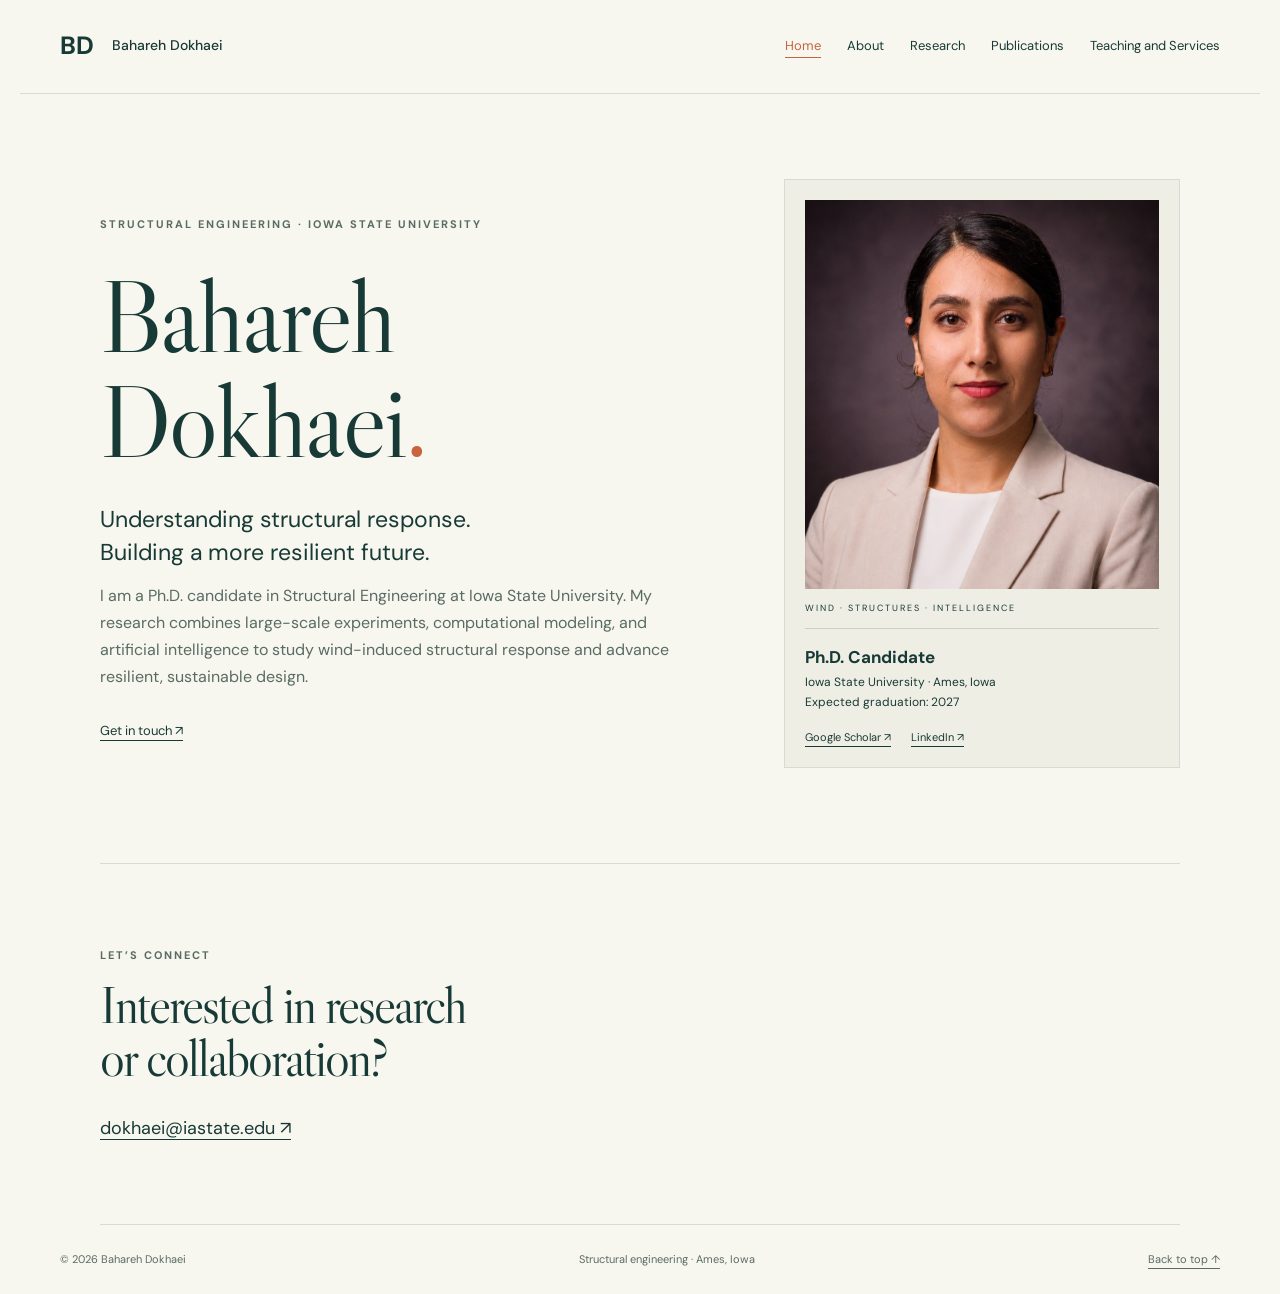
<file: index.html>
<!DOCTYPE html>

<html lang="en"><head><meta charset="utf-8"/><meta content="width=device-width,initial-scale=1" name="viewport"/><meta content="Bahareh Dokhaei — structural engineering researcher at Iowa State University. Wind engineering, infrastructure resilience, AI, and sustainable structural design." name="description"/><title>Bahareh Dokhaei | Home</title><link href="style.css" rel="stylesheet"/></head>
<body><a class="skip" href="#main">Skip to content</a><header><a class="brand" href="index.html">BD<span>Bahareh Dokhaei</span></a><nav aria-label="Main navigation"><a aria-current="page" href="index.html">Home</a><a href="about.html">About</a><a href="research.html">Research</a><a href="publications.html">Publications</a><a href="service.html">Teaching and Services</a></nav></header>
<main id="main"><section class="hero"><div><p class="eyebrow">STRUCTURAL ENGINEERING · IOWA STATE UNIVERSITY</p><h1>Bahareh<br/>Dokhaei<span class="dot">.</span></h1><p class="lead">Understanding structural response.<br/>Building a more resilient future.</p><p class="intro">I am a Ph.D. candidate in Structural Engineering at Iowa State University. My research combines large-scale experiments, computational modeling, and artificial intelligence to study wind-induced structural response and advance resilient, sustainable design.</p><div class="actions"><a href="mailto:dokhaei@iastate.edu">Get in touch ↗</a></div></div><aside class="profile"><div class="portrait" id="portrait"><img alt="Bahareh Dokhaei" src="assets/portrait.jpg"/></div><p class="caption">WIND · STRUCTURES · INTELLIGENCE</p><div class="profile-info"><strong>Ph.D. Candidate</strong><span>Iowa State University · Ames, Iowa</span><span>Expected graduation: 2027</span></div><div class="social"><a href="https://scholar.google.com/citations?hl=en&amp;user=qorN-v8AAAAJ">Google Scholar ↗</a><a href="https://www.linkedin.com/in/bahareh-dokhaei-e-i-t-364794204/">LinkedIn ↗</a></div></aside></section><section class="contact" id="contact"><p class="eyebrow">LET’S CONNECT</p><h2>Interested in research<br/>or collaboration?</h2><a href="mailto:dokhaei@iastate.edu">dokhaei@iastate.edu ↗</a></section></main><footer><span>© 2026 Bahareh Dokhaei</span><span>Structural engineering · Ames, Iowa</span><a href="#">Back to top ↑</a></footer></body></html>
</file>
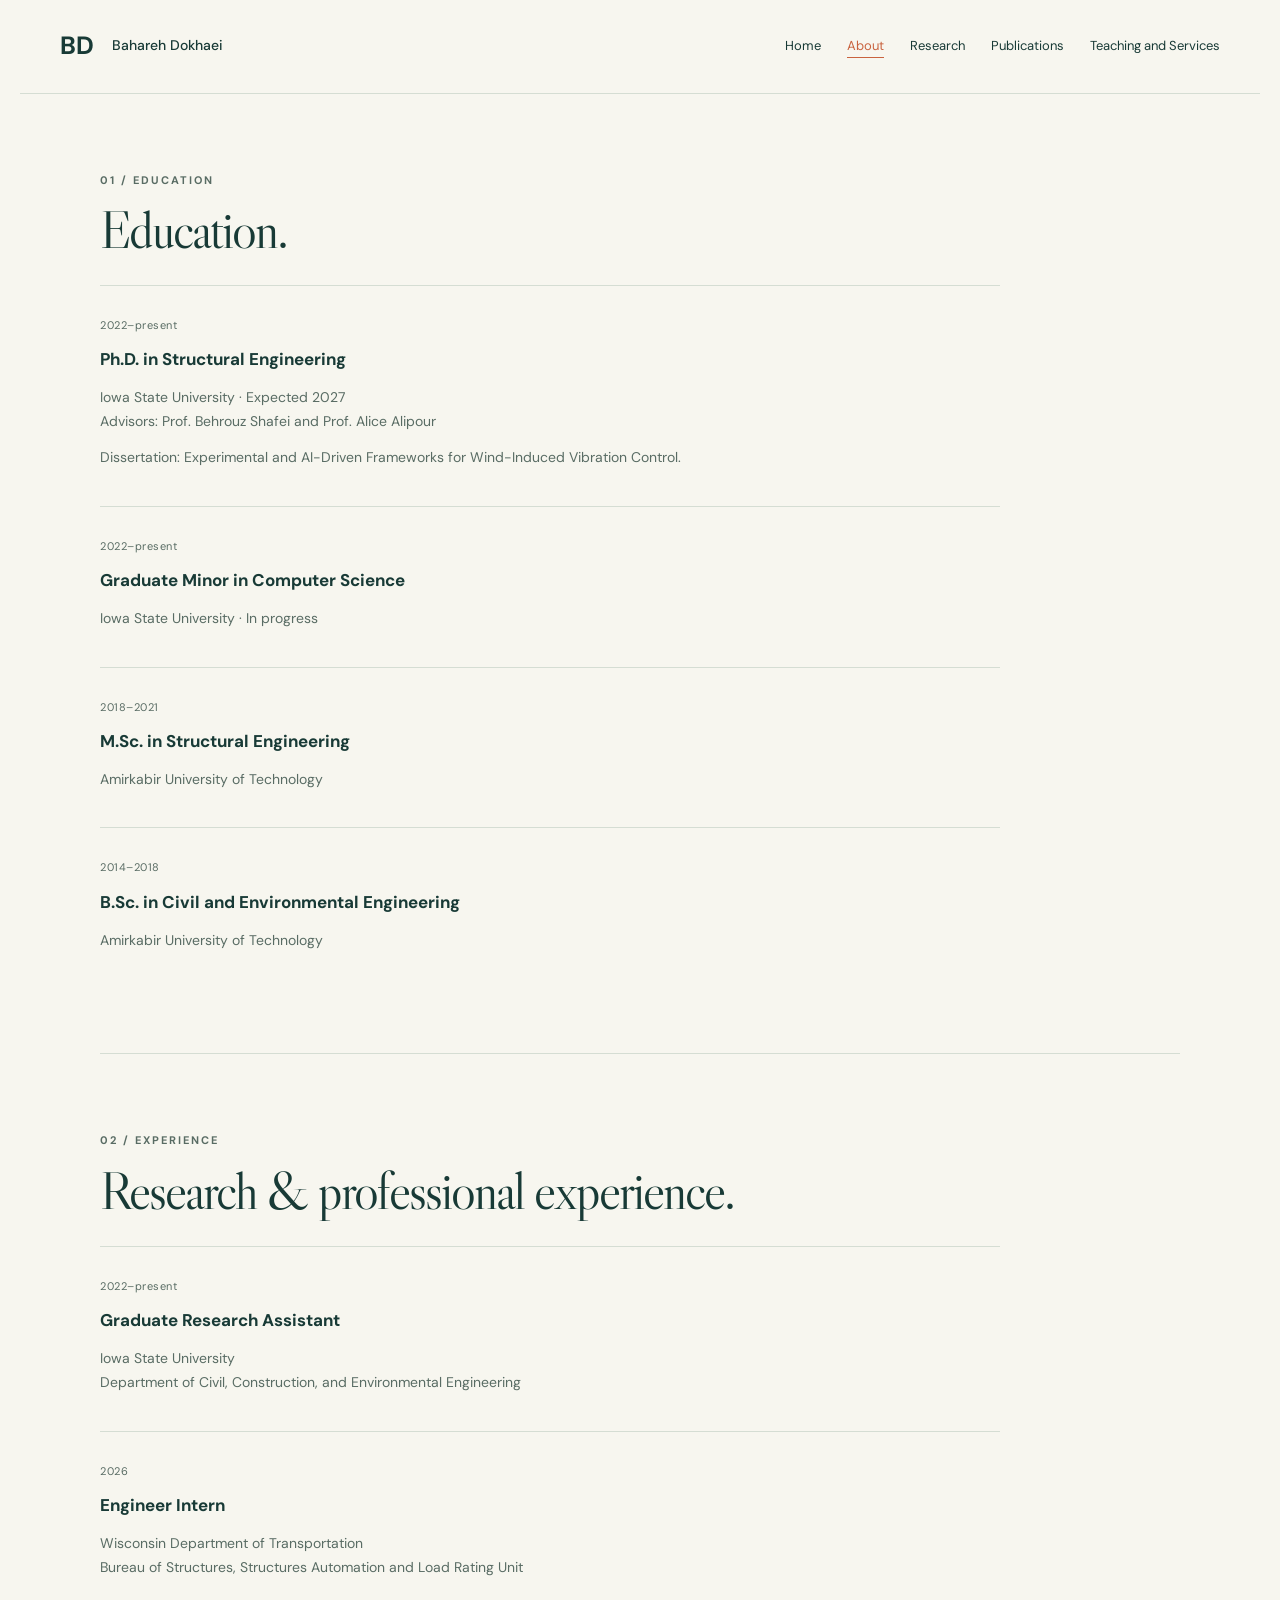
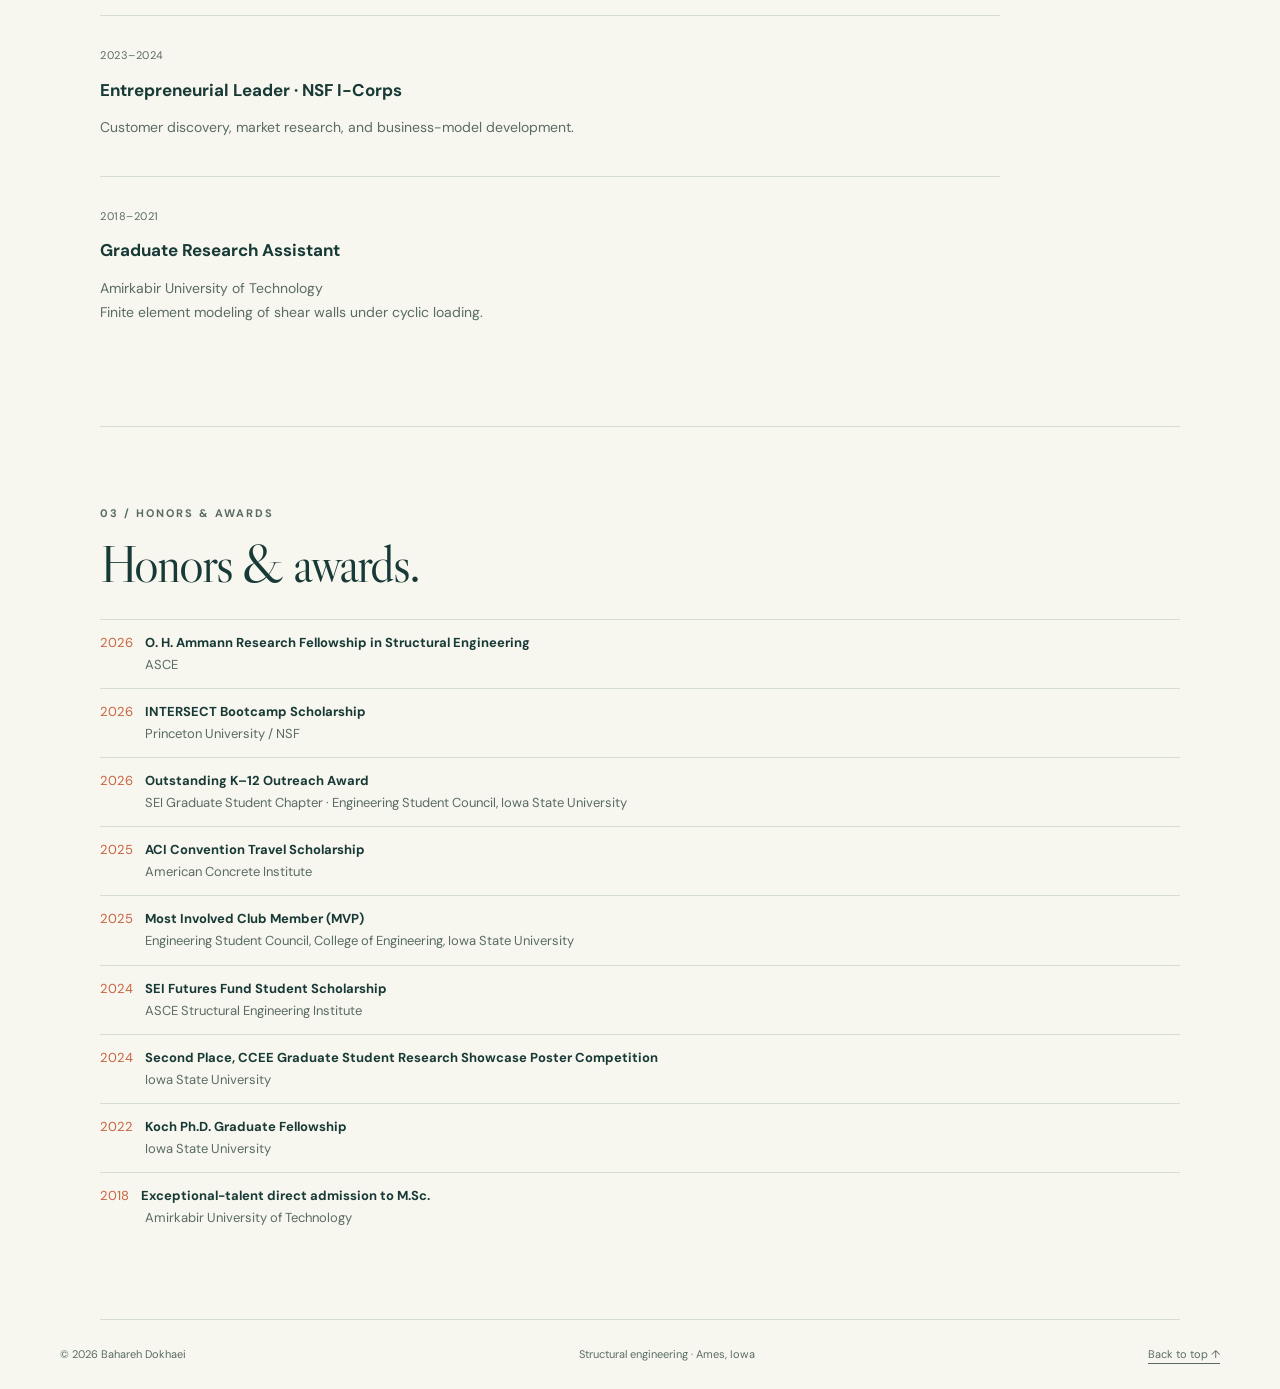
<file: about.html>
<!DOCTYPE html>

<html lang="en"><head><meta charset="utf-8"/><meta content="width=device-width,initial-scale=1" name="viewport"/><meta content="Bahareh Dokhaei — structural engineering researcher at Iowa State University. Wind engineering, infrastructure resilience, AI, and sustainable structural design." name="description"/><title>Bahareh Dokhaei | About</title><link href="style.css" rel="stylesheet"/></head>
<body><a class="skip" href="#main">Skip to content</a><header><a class="brand" href="index.html">BD<span>Bahareh Dokhaei</span></a><nav aria-label="Main navigation"><a href="index.html">Home</a><a aria-current="page" href="about.html">About</a><a href="research.html">Research</a><a href="publications.html">Publications</a><a href="service.html">Teaching and Services</a></nav></header>
<main id="main"><section id="education"><div class="section-head"><p class="eyebrow">01 / EDUCATION</p><h2>Education.</h2></div><div class="education-list"><article class="entry"><small>2022–present</small><h4>Ph.D. in Structural Engineering</h4><p>Iowa State University · Expected 2027<br/>Advisors: Prof. Behrouz Shafei and Prof. Alice Alipour</p><p>Dissertation: Experimental and AI-Driven Frameworks for Wind-Induced Vibration Control.</p></article><article class="entry"><small>2022–present</small><h4>Graduate Minor in Computer Science</h4><p>Iowa State University · In progress</p></article><article class="entry"><small>2018–2021</small><h4>M.Sc. in Structural Engineering</h4><p>Amirkabir University of Technology</p></article><article class="entry"><small>2014–2018</small><h4>B.Sc. in Civil and Environmental Engineering</h4><p>Amirkabir University of Technology</p></article></div></section><section id="experience"><div class="section-head"><p class="eyebrow">02 / EXPERIENCE</p><h2>Research &amp; professional experience.</h2></div><div class="experience-list"><article class="entry"><small>2022–present</small><h4>Graduate Research Assistant</h4><p>Iowa State University<br/>Department of Civil, Construction, and Environmental Engineering</p></article><article class="entry"><small>2026</small><h4>Engineer Intern</h4><p>Wisconsin Department of Transportation<br/>Bureau of Structures, Structures Automation and Load Rating Unit</p></article><article class="entry"><small>2023–2024</small><h4>Entrepreneurial Leader · NSF I-Corps</h4><p>Customer discovery, market research, and business-model development.</p></article><article class="entry"><small>2018–2021</small><h4>Graduate Research Assistant</h4><p>Amirkabir University of Technology<br/>Finite element modeling of shear walls under cyclic loading.</p></article></div></section><section id="awards"><div class="section-head"><p class="eyebrow">03 / HONORS &amp; AWARDS</p><h2>Honors &amp; awards.</h2></div><ul class="honors"><li><strong>2026</strong><b>O. H. Ammann Research Fellowship in Structural Engineering</b><br/><span>ASCE</span></li><li><strong>2026</strong><b>INTERSECT Bootcamp Scholarship</b><br/><span>Princeton University / NSF</span></li><li><strong>2026</strong><b>Outstanding K–12 Outreach Award</b><br/><span>SEI Graduate Student Chapter · Engineering Student Council, Iowa State University</span></li><li><strong>2025</strong><b>ACI Convention Travel Scholarship</b><br/><span>American Concrete Institute</span></li><li><strong>2025</strong><b>Most Involved Club Member (MVP)</b><br/><span>Engineering Student Council, College of Engineering, Iowa State University</span></li><li><strong>2024</strong><b>SEI Futures Fund Student Scholarship</b><br/><span>ASCE Structural Engineering Institute</span></li><li><strong>2024</strong><b>Second Place, CCEE Graduate Student Research Showcase Poster Competition</b><br/><span>Iowa State University</span></li><li><strong>2022</strong><b>Koch Ph.D. Graduate Fellowship</b><br/><span>Iowa State University</span></li><li><strong>2018</strong><b>Exceptional-talent direct admission to M.Sc.</b><br/><span>Amirkabir University of Technology</span></li></ul></section></main><footer><span>© 2026 Bahareh Dokhaei</span><span>Structural engineering · Ames, Iowa</span><a href="#">Back to top ↑</a></footer></body></html>
</file>
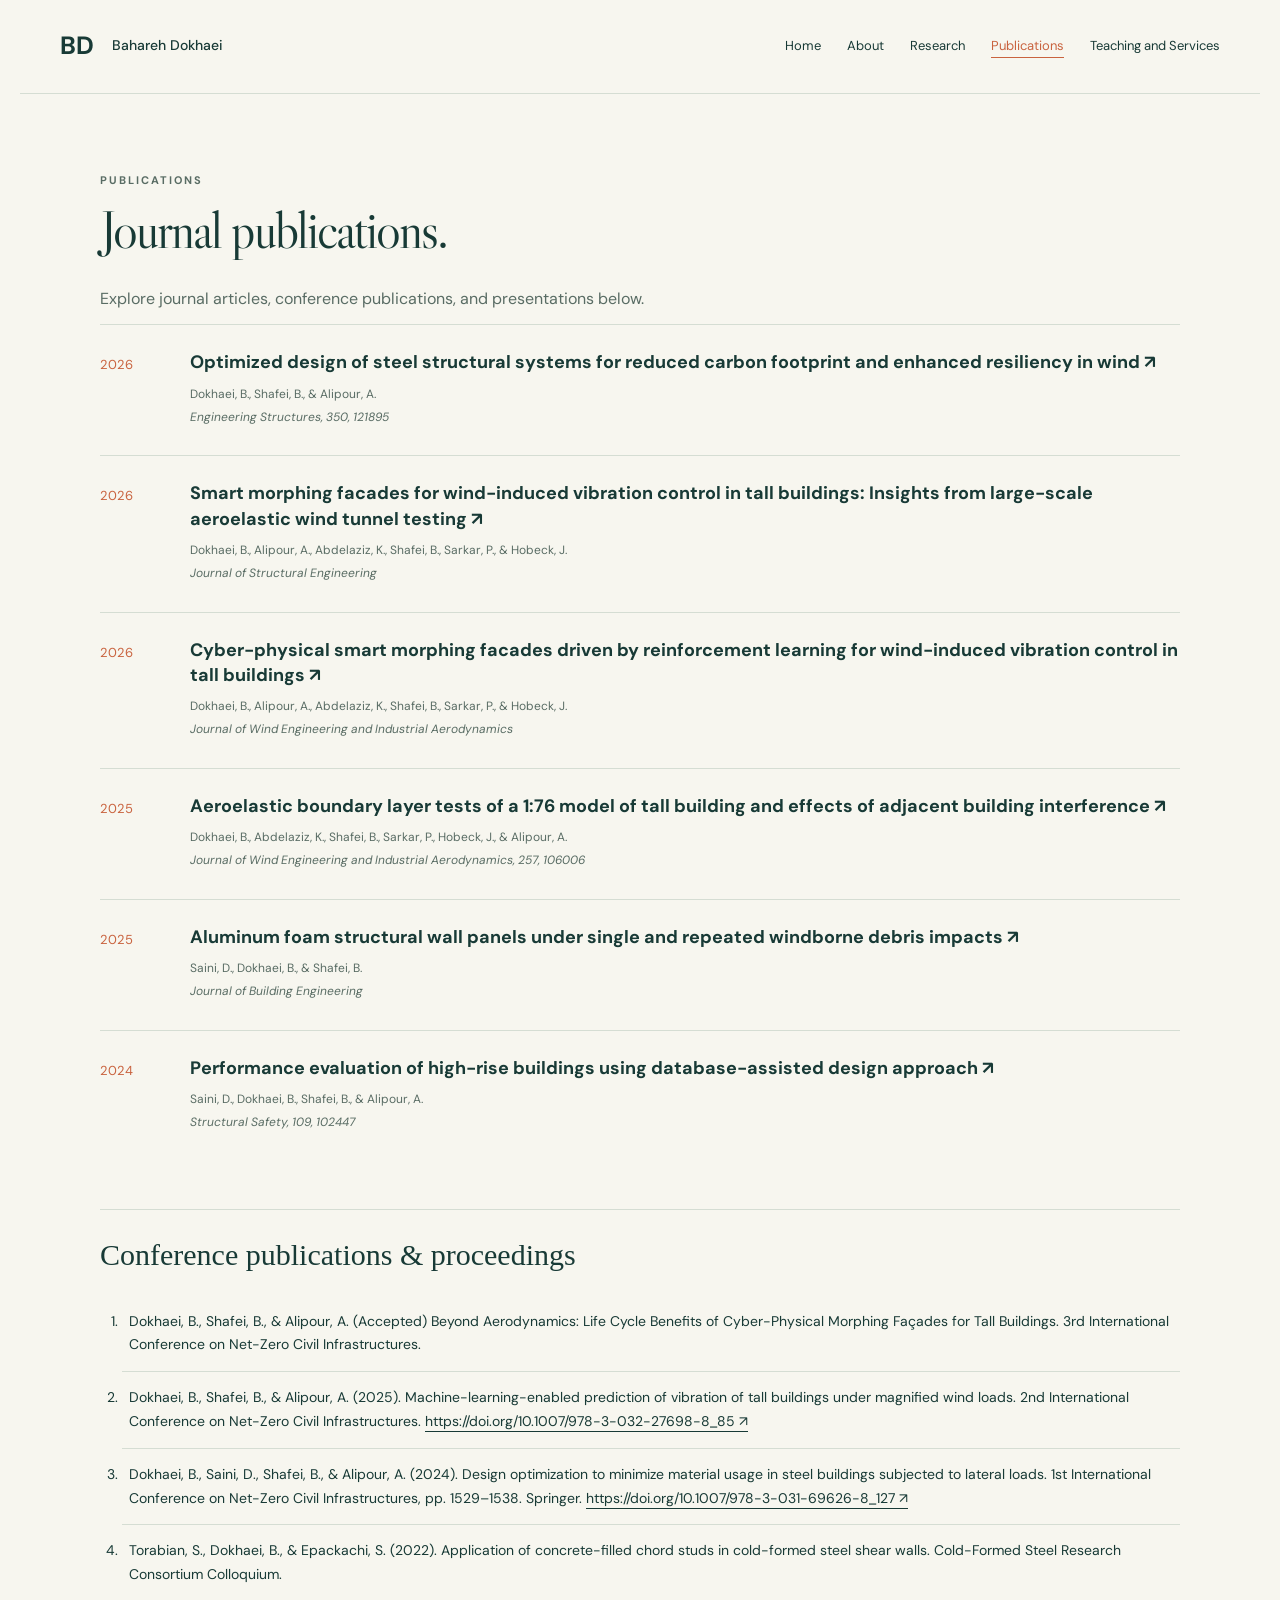
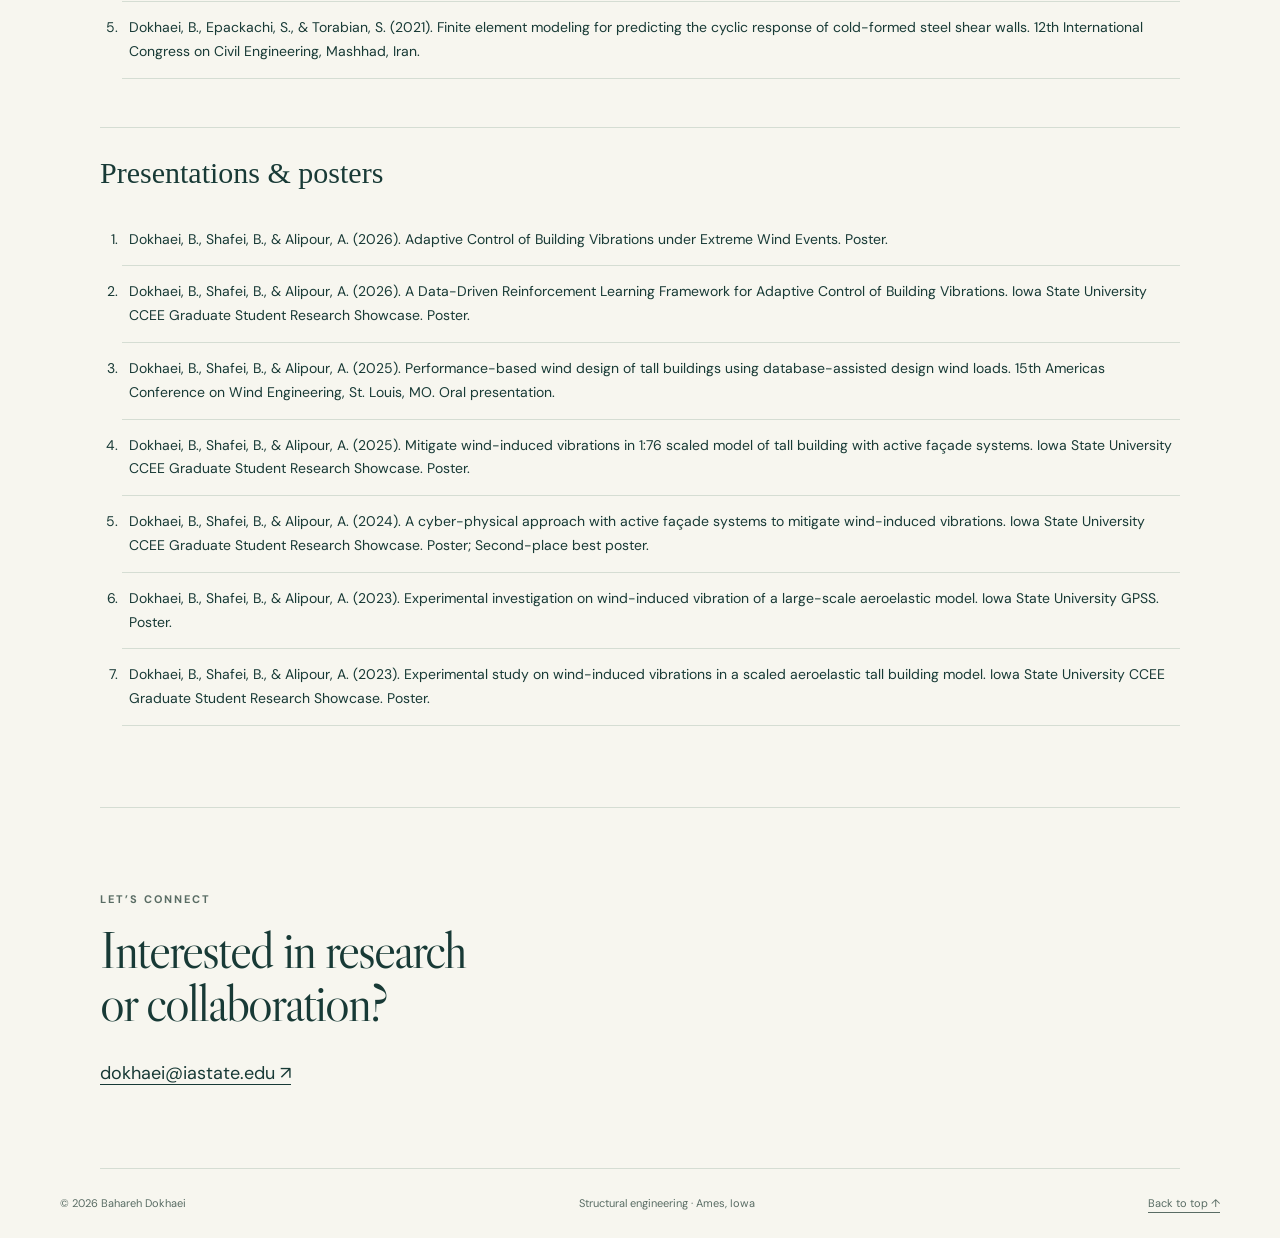
<file: publications.html>
<!DOCTYPE html>

<html lang="en"><head><meta charset="utf-8"/><meta content="width=device-width,initial-scale=1" name="viewport"/><meta content="Bahareh Dokhaei — structural engineering researcher at Iowa State University. Wind engineering, infrastructure resilience, AI, and sustainable structural design." name="description"/><title>Bahareh Dokhaei | Publications</title><link href="style.css" rel="stylesheet"/></head>
<body><a class="skip" href="#main">Skip to content</a><header><a class="brand" href="index.html">BD<span>Bahareh Dokhaei</span></a><nav aria-label="Main navigation"><a href="index.html">Home</a><a href="about.html">About</a><a href="research.html">Research</a><a aria-current="page" href="publications.html">Publications</a><a href="service.html">Teaching and Services</a></nav></header>
<main id="main"><section id="publications"><div class="section-head"><p class="eyebrow">PUBLICATIONS</p><h2>Journal publications.</h2><p>Explore journal articles, conference publications, and presentations below.</p></div><article class="paper"><span class="year">2026</span><div><h3><a href="https://doi.org/10.1016/j.engstruct.2025.121895">Optimized design of steel structural systems for reduced carbon footprint and enhanced resiliency in wind ↗</a></h3><p>Dokhaei, B., Shafei, B., &amp; Alipour, A.</p><p class="journal">Engineering Structures, 350, 121895</p></div></article><article class="paper"><span class="year">2026</span><div><h3><a href="https://ascelibrary.org/doi/10.1061/JSENDH.STENG-14939">Smart morphing facades for wind-induced vibration control in tall buildings: Insights from large-scale aeroelastic wind tunnel testing ↗</a></h3><p>Dokhaei, B., Alipour, A., Abdelaziz, K., Shafei, B., Sarkar, P., &amp; Hobeck, J.</p><p class="journal">Journal of Structural Engineering</p></div></article><article class="paper"><span class="year">2026</span><div><h3><a href="https://doi.org/10.1016/j.jweia.2026.106394">Cyber-physical smart morphing facades driven by reinforcement learning for wind-induced vibration control in tall buildings ↗</a></h3><p>Dokhaei, B., Alipour, A., Abdelaziz, K., Shafei, B., Sarkar, P., &amp; Hobeck, J.</p><p class="journal">Journal of Wind Engineering and Industrial Aerodynamics</p></div></article><article class="paper"><span class="year">2025</span><div><h3><a href="https://doi.org/10.1016/j.jweia.2025.106006">Aeroelastic boundary layer tests of a 1:76 model of tall building and effects of adjacent building interference ↗</a></h3><p>Dokhaei, B., Abdelaziz, K., Shafei, B., Sarkar, P., Hobeck, J., &amp; Alipour, A.</p><p class="journal">Journal of Wind Engineering and Industrial Aerodynamics, 257, 106006</p></div></article><article class="paper"><span class="year">2025</span><div><h3><a href="https://doi.org/10.1016/j.jobe.2025.114603">Aluminum foam structural wall panels under single and repeated windborne debris impacts ↗</a></h3><p>Saini, D., Dokhaei, B., &amp; Shafei, B.</p><p class="journal">Journal of Building Engineering</p></div></article><article class="paper"><span class="year">2024</span><div><h3><a href="https://doi.org/10.1016/j.strusafe.2024.102447">Performance evaluation of high-rise buildings using database-assisted design approach ↗</a></h3><p>Saini, D., Dokhaei, B., Shafei, B., &amp; Alipour, A.</p><p class="journal">Structural Safety, 109, 102447</p></div></article><div class="subsection"><h3>Conference publications &amp; proceedings</h3><ol class="expanded-list"><li>Dokhaei, B., Shafei, B., &amp; Alipour, A. (Accepted) Beyond Aerodynamics: Life Cycle Benefits of Cyber-Physical Morphing Façades for Tall Buildings. 3rd International Conference on Net-Zero Civil Infrastructures.</li><li>Dokhaei, B., Shafei, B., &amp; Alipour, A. (2025). Machine-learning-enabled prediction of vibration of tall buildings under magnified wind loads. 2nd International Conference on Net-Zero Civil Infrastructures. <a href="https://doi.org/10.1007/978-3-032-27698-8_85">https://doi.org/10.1007/978-3-032-27698-8_85 ↗</a></li><li>Dokhaei, B., Saini, D., Shafei, B., &amp; Alipour, A. (2024). Design optimization to minimize material usage in steel buildings subjected to lateral loads. 1st International Conference on Net-Zero Civil Infrastructures, pp. 1529–1538. Springer. <a href="https://doi.org/10.1007/978-3-031-69626-8_127">https://doi.org/10.1007/978-3-031-69626-8_127 ↗</a></li><li>Torabian, S., Dokhaei, B., &amp; Epackachi, S. (2022). Application of concrete-filled chord studs in cold-formed steel shear walls. Cold-Formed Steel Research Consortium Colloquium.</li><li>Dokhaei, B., Epackachi, S., &amp; Torabian, S. (2021). Finite element modeling for predicting the cyclic response of cold-formed steel shear walls. 12th International Congress on Civil Engineering, Mashhad, Iran.</li></ol></div><div class="subsection"><h3>Presentations &amp; posters</h3><ol class="expanded-list"><li>Dokhaei, B., Shafei, B., &amp; Alipour, A. (2026). Adaptive Control of Building Vibrations under Extreme Wind Events. Poster.</li><li>Dokhaei, B., Shafei, B., &amp; Alipour, A. (2026). A Data-Driven Reinforcement Learning Framework for Adaptive Control of Building Vibrations. Iowa State University CCEE Graduate Student Research Showcase. Poster.</li><li>Dokhaei, B., Shafei, B., &amp; Alipour, A. (2025). Performance-based wind design of tall buildings using database-assisted design wind loads. 15th Americas Conference on Wind Engineering, St. Louis, MO. Oral presentation.</li><li>Dokhaei, B., Shafei, B., &amp; Alipour, A. (2025). Mitigate wind-induced vibrations in 1:76 scaled model of tall building with active façade systems. Iowa State University CCEE Graduate Student Research Showcase. Poster.</li><li>Dokhaei, B., Shafei, B., &amp; Alipour, A. (2024). A cyber-physical approach with active façade systems to mitigate wind-induced vibrations. Iowa State University CCEE Graduate Student Research Showcase. Poster; Second-place best poster.</li><li>Dokhaei, B., Shafei, B., &amp; Alipour, A. (2023). Experimental investigation on wind-induced vibration of a large-scale aeroelastic model. Iowa State University GPSS. Poster.</li><li>Dokhaei, B., Shafei, B., &amp; Alipour, A. (2023). Experimental study on wind-induced vibrations in a scaled aeroelastic tall building model. Iowa State University CCEE Graduate Student Research Showcase. Poster.</li></ol></div></section><section class="contact" id="contact"><p class="eyebrow">LET’S CONNECT</p><h2>Interested in research<br/>or collaboration?</h2><a href="mailto:dokhaei@iastate.edu">dokhaei@iastate.edu ↗</a></section></main><footer><span>© 2026 Bahareh Dokhaei</span><span>Structural engineering · Ames, Iowa</span><a href="#">Back to top ↑</a></footer></body></html>
</file>
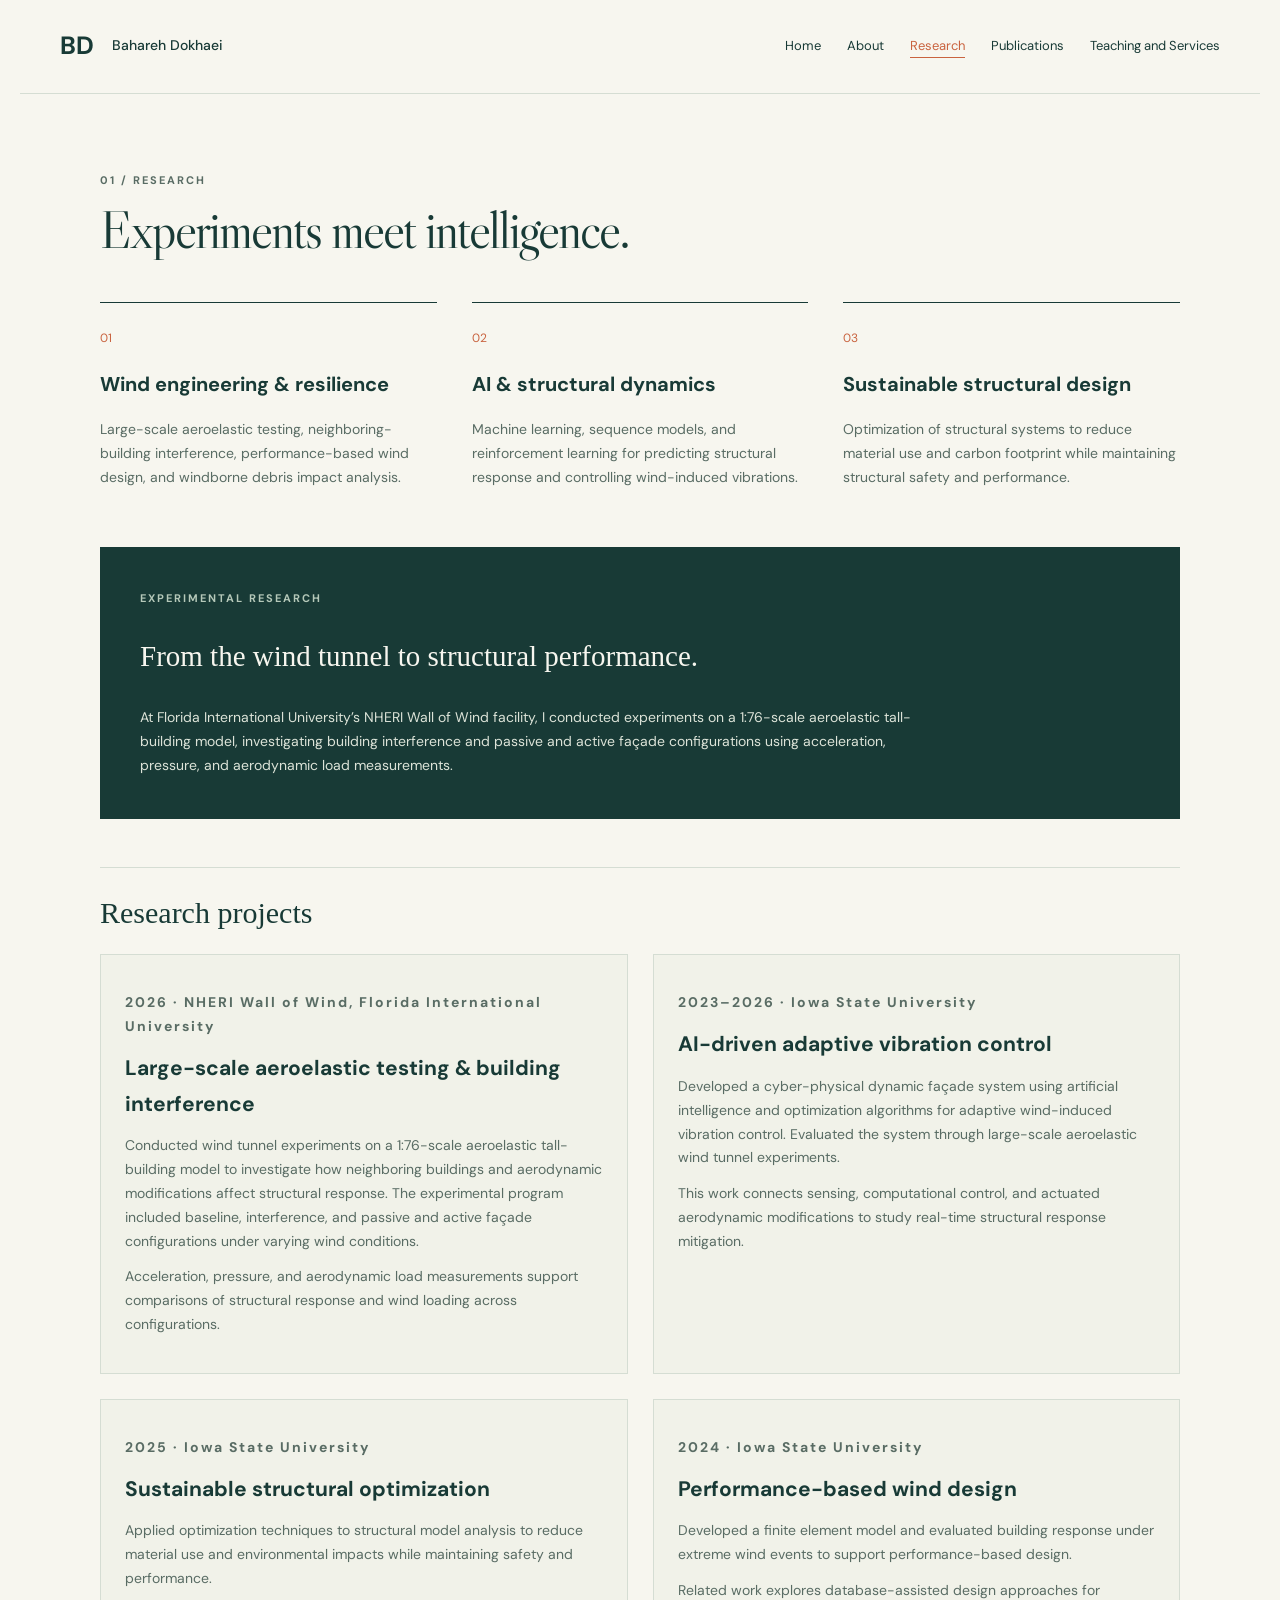
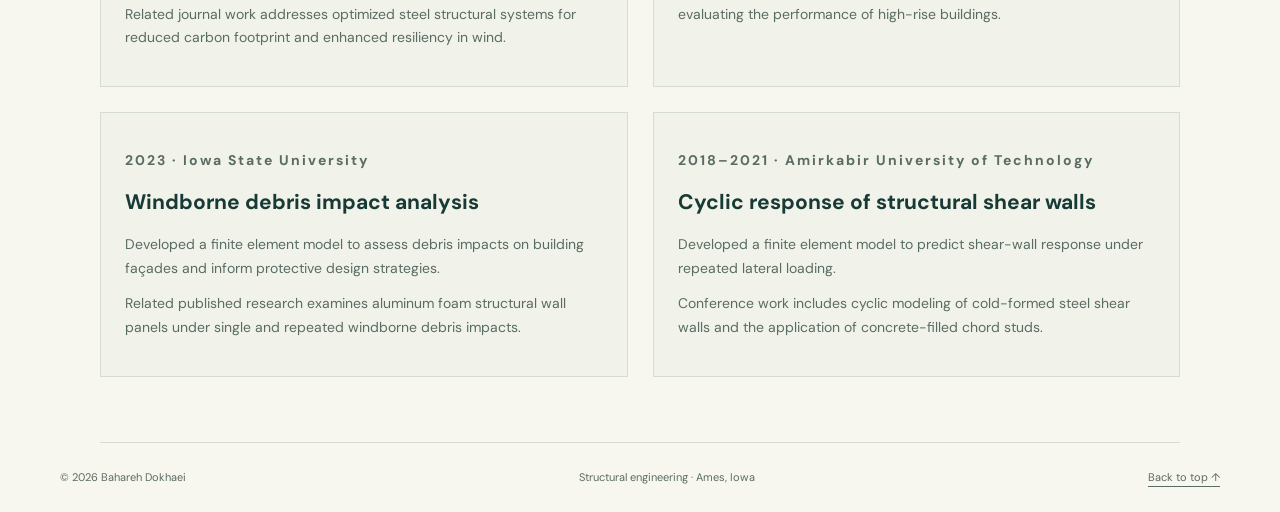
<file: research.html>
<!DOCTYPE html>

<html lang="en"><head><meta charset="utf-8"/><meta content="width=device-width,initial-scale=1" name="viewport"/><meta content="Bahareh Dokhaei — structural engineering researcher at Iowa State University. Wind engineering, infrastructure resilience, AI, and sustainable structural design." name="description"/><title>Bahareh Dokhaei | Research</title><link href="style.css" rel="stylesheet"/></head>
<body><a class="skip" href="#main">Skip to content</a><header><a class="brand" href="index.html">BD<span>Bahareh Dokhaei</span></a><nav aria-label="Main navigation"><a href="index.html">Home</a><a href="about.html">About</a><a aria-current="page" href="research.html">Research</a><a href="publications.html">Publications</a><a href="service.html">Teaching and Services</a></nav></header>
<main id="main"><section id="research"><div class="section-head"><p class="eyebrow">01 / RESEARCH</p><h2>Experiments meet intelligence.</h2></div><div class="research-grid"><article><span class="number">01</span><h3>Wind engineering &amp; resilience</h3><p>Large-scale aeroelastic testing, neighboring-building interference, performance-based wind design, and windborne debris impact analysis.</p></article><article><span class="number">02</span><h3>AI &amp; structural dynamics</h3><p>Machine learning, sequence models, and reinforcement learning for predicting structural response and controlling wind-induced vibrations.</p></article><article><span class="number">03</span><h3>Sustainable structural design</h3><p>Optimization of structural systems to reduce material use and carbon footprint while maintaining structural safety and performance.</p></article></div><div class="feature"><p class="eyebrow">EXPERIMENTAL RESEARCH</p><h3>From the wind tunnel to structural performance.</h3><p>At Florida International University’s NHERI Wall of Wind facility, I conducted experiments on a 1:76-scale aeroelastic tall-building model, investigating building interference and passive and active façade configurations using acceleration, pressure, and aerodynamic load measurements.</p></div><div class="subsection"><h3>Research projects</h3><div class="project-list"><article class="project"><p class="eyebrow">2026 · NHERI Wall of Wind, Florida International University</p><h4>Large-scale aeroelastic testing &amp; building interference</h4><p>Conducted wind tunnel experiments on a 1:76-scale aeroelastic tall-building model to investigate how neighboring buildings and aerodynamic modifications affect structural response. The experimental program included baseline, interference, and passive and active façade configurations under varying wind conditions.</p><p>Acceleration, pressure, and aerodynamic load measurements support comparisons of structural response and wind loading across configurations.</p></article><article class="project"><p class="eyebrow">2023–2026 · Iowa State University</p><h4>AI-driven adaptive vibration control</h4><p>Developed a cyber-physical dynamic façade system using artificial intelligence and optimization algorithms for adaptive wind-induced vibration control. Evaluated the system through large-scale aeroelastic wind tunnel experiments.</p><p>This work connects sensing, computational control, and actuated aerodynamic modifications to study real-time structural response mitigation.</p></article><article class="project"><p class="eyebrow">2025 · Iowa State University</p><h4>Sustainable structural optimization</h4><p>Applied optimization techniques to structural model analysis to reduce material use and environmental impacts while maintaining safety and performance.</p><p>Related journal work addresses optimized steel structural systems for reduced carbon footprint and enhanced resiliency in wind.</p></article><article class="project"><p class="eyebrow">2024 · Iowa State University</p><h4>Performance-based wind design</h4><p>Developed a finite element model and evaluated building response under extreme wind events to support performance-based design.</p><p>Related work explores database-assisted design approaches for evaluating the performance of high-rise buildings.</p></article><article class="project"><p class="eyebrow">2023 · Iowa State University</p><h4>Windborne debris impact analysis</h4><p>Developed a finite element model to assess debris impacts on building façades and inform protective design strategies.</p><p>Related published research examines aluminum foam structural wall panels under single and repeated windborne debris impacts.</p></article><article class="project"><p class="eyebrow">2018–2021 · Amirkabir University of Technology</p><h4>Cyclic response of structural shear walls</h4><p>Developed a finite element model to predict shear-wall response under repeated lateral loading.</p><p>Conference work includes cyclic modeling of cold-formed steel shear walls and the application of concrete-filled chord studs.</p></article></div></div></section></main><footer><span>© 2026 Bahareh Dokhaei</span><span>Structural engineering · Ames, Iowa</span><a href="#">Back to top ↑</a></footer></body></html>
</file>
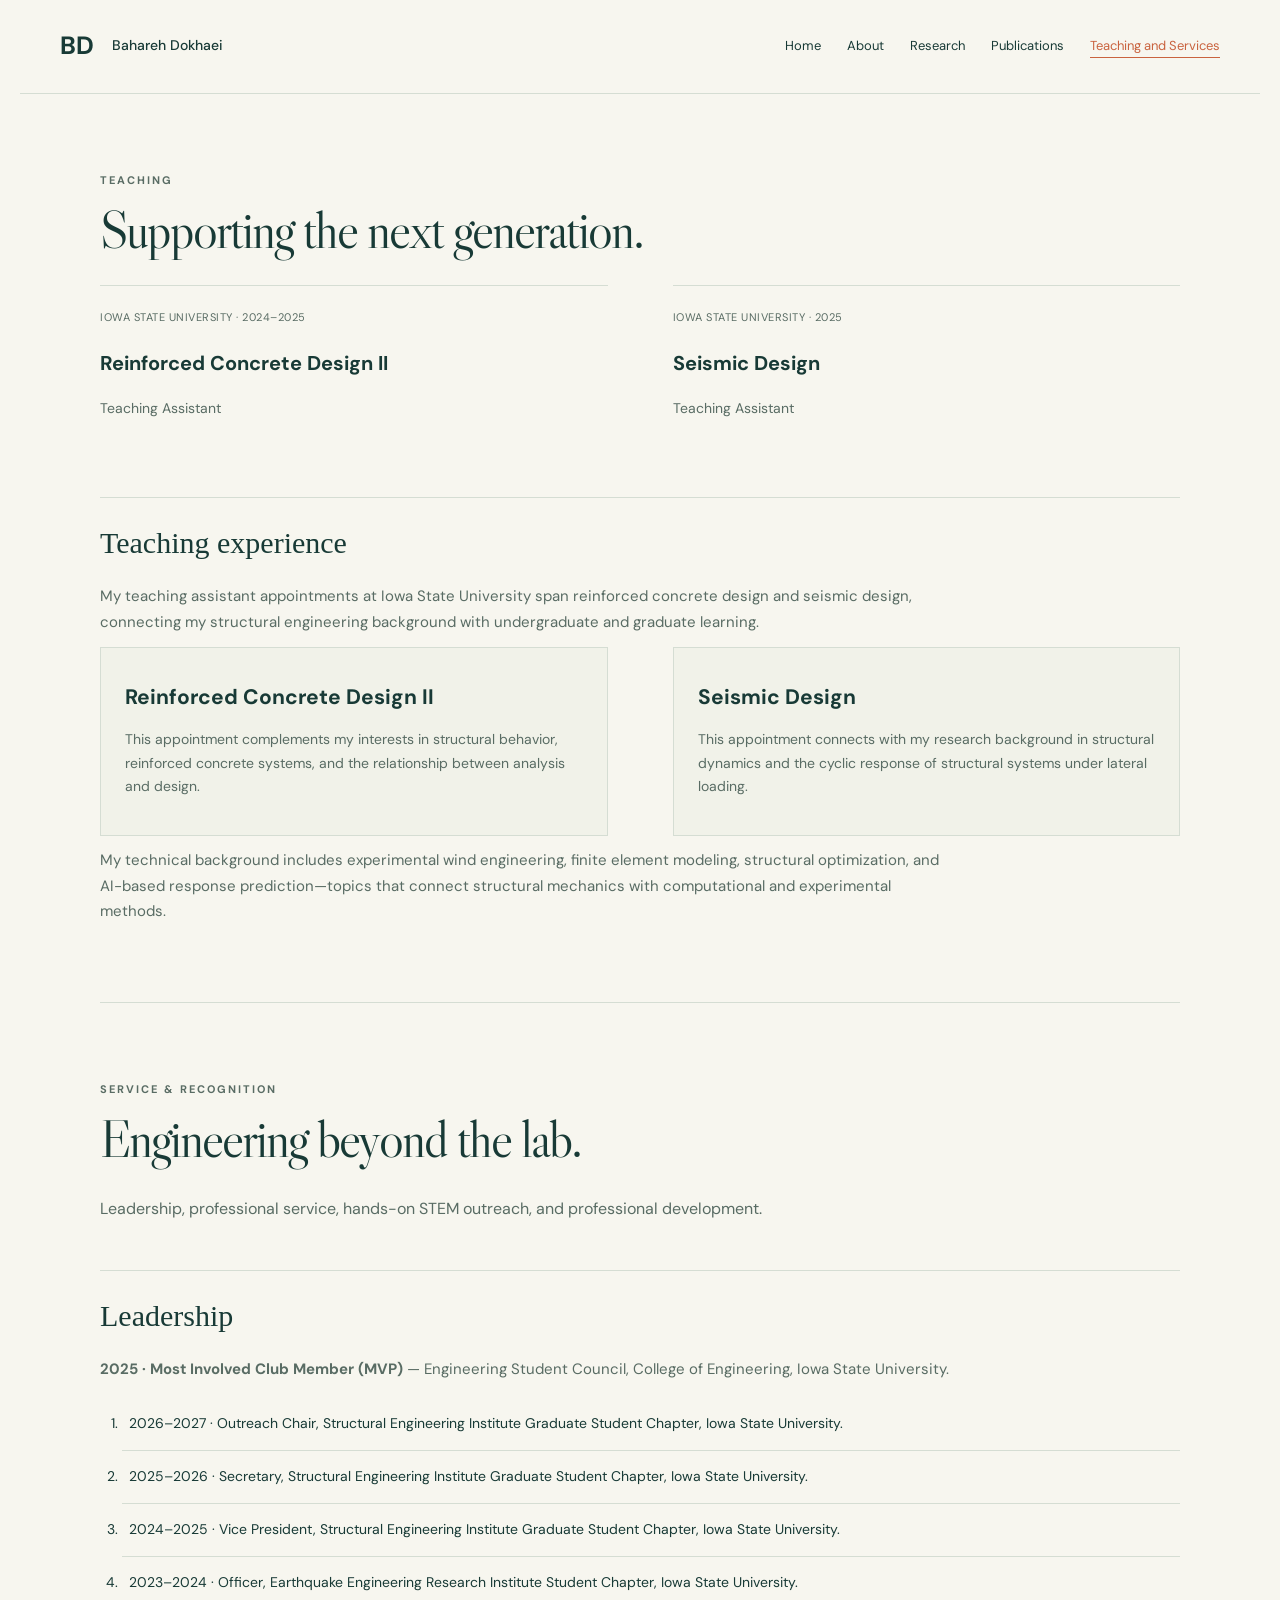
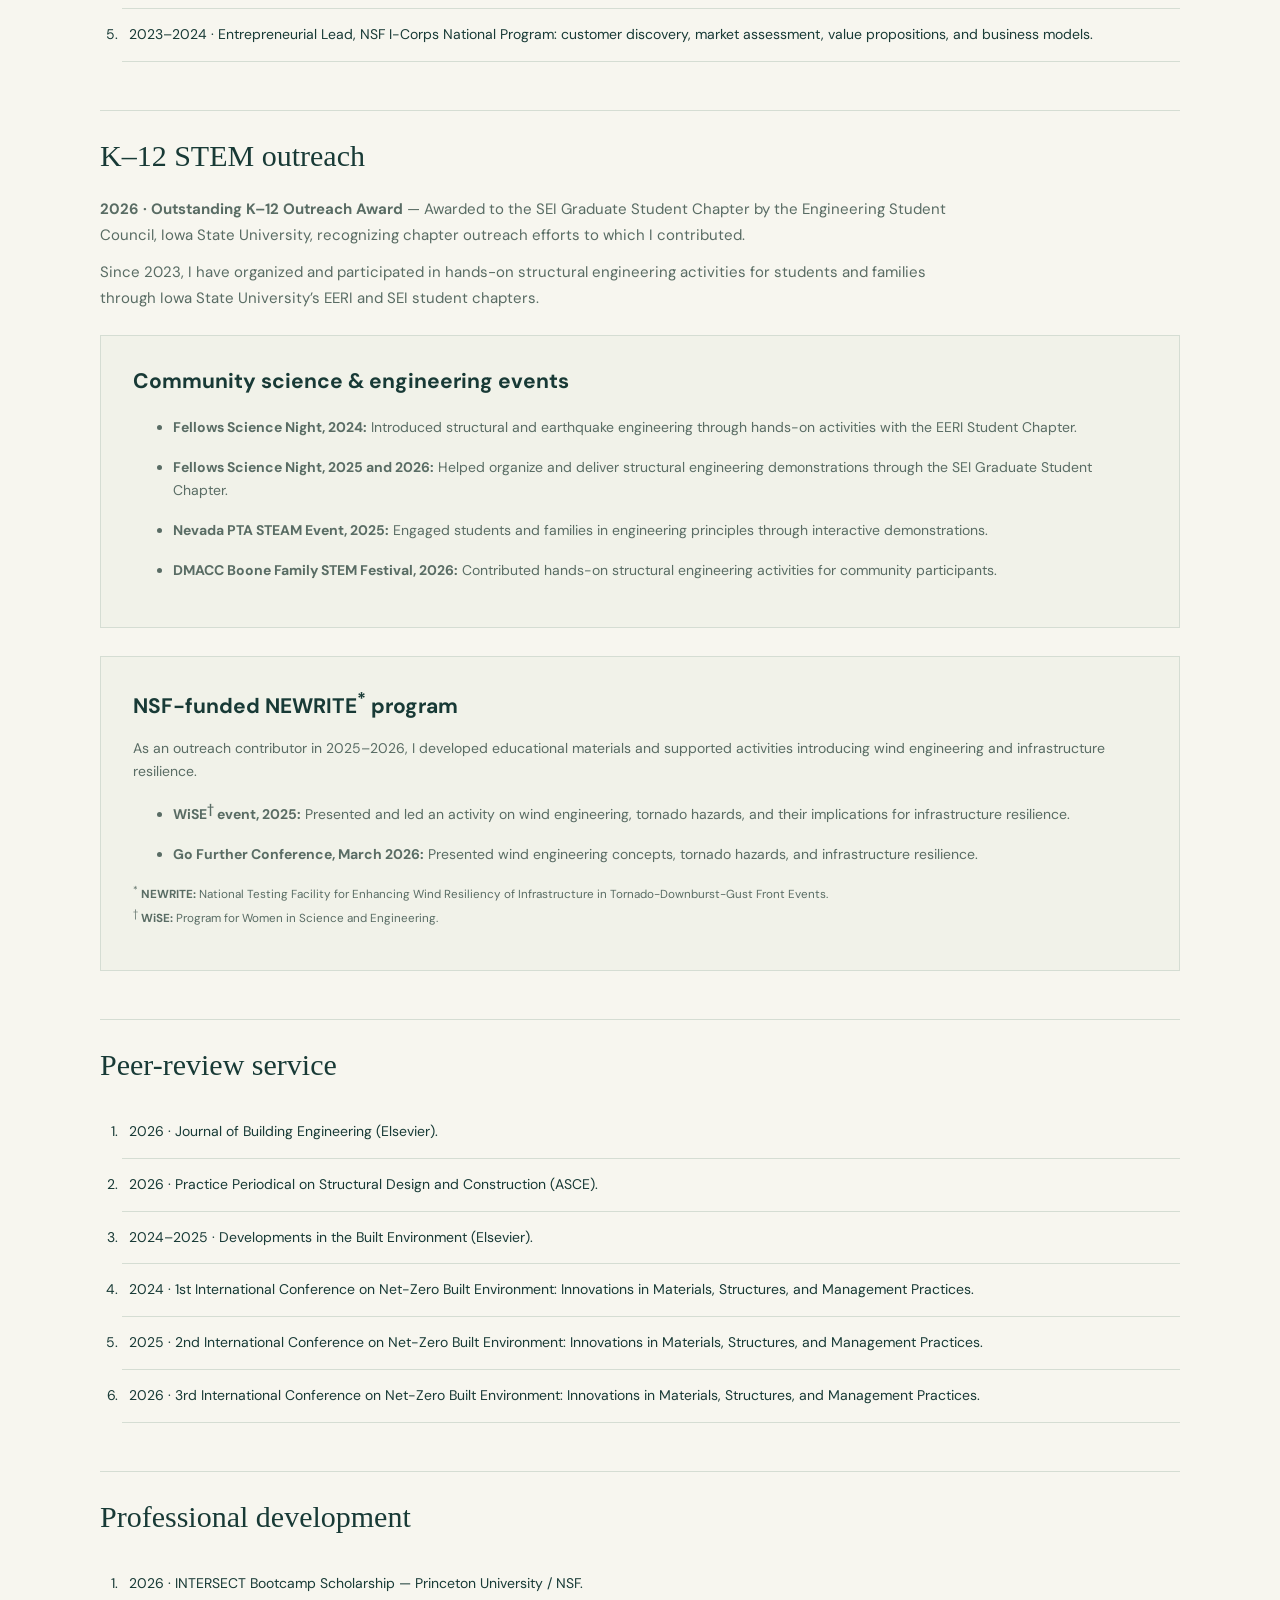
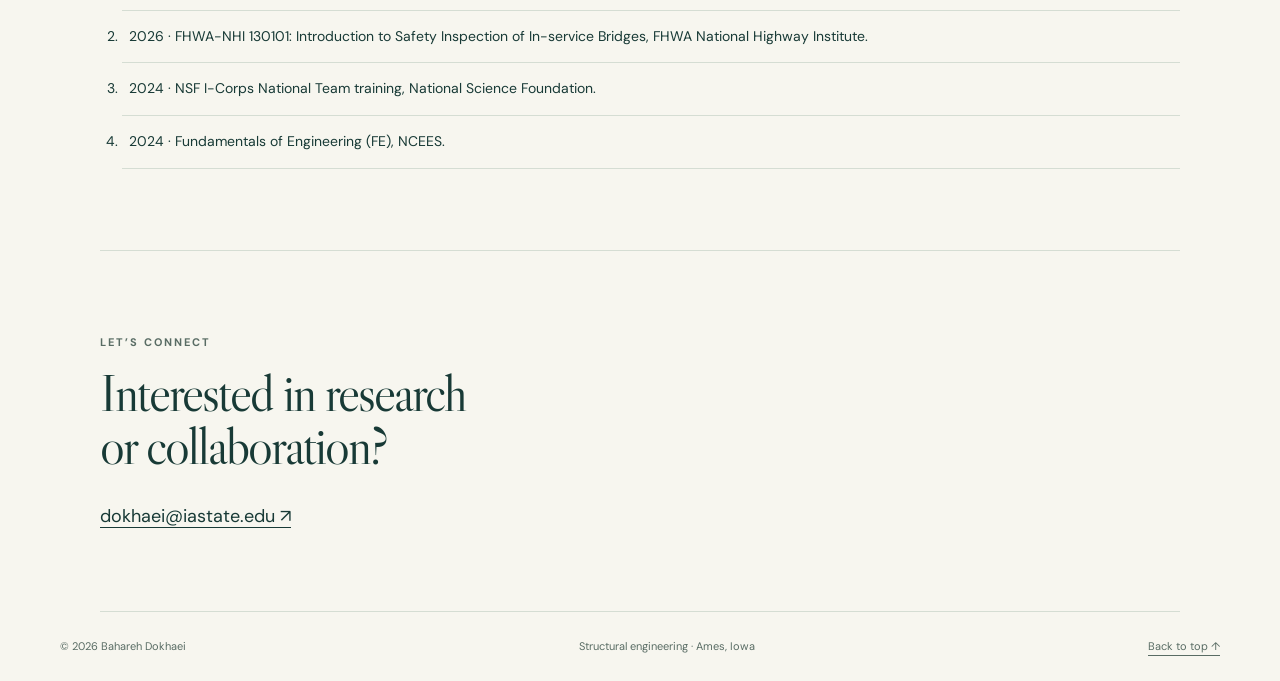
<file: service.html>
<!DOCTYPE html>

<html lang="en"><head><meta charset="utf-8"/><meta content="width=device-width,initial-scale=1" name="viewport"/><meta content="Bahareh Dokhaei — structural engineering researcher at Iowa State University. Wind engineering, infrastructure resilience, AI, and sustainable structural design." name="description"/><title>Bahareh Dokhaei | Teaching and Services</title><link href="style.css" rel="stylesheet"/></head>
<body><a class="skip" href="#main">Skip to content</a><header><a class="brand" href="index.html">BD<span>Bahareh Dokhaei</span></a><nav aria-label="Main navigation"><a href="index.html">Home</a><a href="about.html">About</a><a href="research.html">Research</a><a href="publications.html">Publications</a><a aria-current="page" href="service.html">Teaching and Services</a></nav></header>
<main id="main"><section id="teaching"><div class="section-head"><p class="eyebrow">TEACHING</p><h2>Supporting the next generation.</h2></div><div class="two-col"><article class="entry"><small>IOWA STATE UNIVERSITY · 2024–2025</small><h3>Reinforced Concrete Design II</h3><p>Teaching Assistant</p></article><article class="entry"><small>IOWA STATE UNIVERSITY · 2025</small><h3>Seismic Design</h3><p>Teaching Assistant</p></article></div><div class="subsection"><h3>Teaching experience</h3><p>My teaching assistant appointments at Iowa State University span reinforced concrete design and seismic design, connecting my structural engineering background with undergraduate and graduate learning.</p><div class="two-col"><article class="project"><h4>Reinforced Concrete Design II</h4><p>This appointment complements my interests in structural behavior, reinforced concrete systems, and the relationship between analysis and design.</p></article><article class="project"><h4>Seismic Design</h4><p>This appointment connects with my research background in structural dynamics and the cyclic response of structural systems under lateral loading.</p></article></div><p>My technical background includes experimental wind engineering, finite element modeling, structural optimization, and AI-based response prediction—topics that connect structural mechanics with computational and experimental methods.</p></div></section><section id="service"><div class="section-head"><p class="eyebrow">SERVICE &amp; RECOGNITION</p><h2>Engineering beyond the lab.</h2><p>Leadership, professional service, hands-on STEM outreach, and professional development.</p></div><div class="subsection"><h3>Leadership</h3><p><strong>2025 · Most Involved Club Member (MVP)</strong> — Engineering Student Council, College of Engineering, Iowa State University.</p><ol class="expanded-list"><li>2026–2027 · Outreach Chair, Structural Engineering Institute Graduate Student Chapter, Iowa State University.</li><li>2025–2026 · Secretary, Structural Engineering Institute Graduate Student Chapter, Iowa State University.</li><li>2024–2025 · Vice President, Structural Engineering Institute Graduate Student Chapter, Iowa State University.</li><li>2023–2024 · Officer, Earthquake Engineering Research Institute Student Chapter, Iowa State University.</li><li>2023–2024 · Entrepreneurial Lead, NSF I-Corps National Program: customer discovery, market assessment, value propositions, and business models.</li></ol></div><div class="subsection"><h3>K–12 STEM outreach</h3><p><strong>2026 · Outstanding K–12 Outreach Award</strong> — Awarded to the SEI Graduate Student Chapter by the Engineering Student Council, Iowa State University, recognizing chapter outreach efforts to which I contributed.</p><p>Since 2023, I have organized and participated in hands-on structural engineering activities for students and families through Iowa State University’s EERI and SEI student chapters.</p><div class="outreach-sections"><article class="project"><h4>Community science &amp; engineering events</h4><ul><li><b>Fellows Science Night, 2024:</b> Introduced structural and earthquake engineering through hands-on activities with the EERI Student Chapter.</li><li><b>Fellows Science Night, 2025 and 2026:</b> Helped organize and deliver structural engineering demonstrations through the SEI Graduate Student Chapter.</li><li><b>Nevada PTA STEAM Event, 2025:</b> Engaged students and families in engineering principles through interactive demonstrations.</li><li><b>DMACC Boone Family STEM Festival, 2026:</b> Contributed hands-on structural engineering activities for community participants.</li></ul></article><article class="project"><h4>NSF-funded NEWRITE<sup>*</sup> program</h4><p>As an outreach contributor in 2025–2026, I developed educational materials and supported activities introducing wind engineering and infrastructure resilience.</p><ul><li><b>WiSE<sup>†</sup> event, 2025:</b> Presented and led an activity on wind engineering, tornado hazards, and their implications for infrastructure resilience.</li><li><b>Go Further Conference, March 2026:</b> Presented wind engineering concepts, tornado hazards, and infrastructure resilience.</li></ul><p class="abbreviation-note"><small><sup>*</sup> <strong>NEWRITE:</strong> National Testing Facility for Enhancing Wind Resiliency of Infrastructure in Tornado-Downburst-Gust Front Events.<br/><sup>†</sup> <strong>WiSE:</strong> Program for Women in Science and Engineering.</small></p></article></div></div><div class="subsection"><h3>Peer-review service</h3><ol class="expanded-list"><li>2026 · Journal of Building Engineering (Elsevier).</li><li>2026 · Practice Periodical on Structural Design and Construction (ASCE).</li><li>2024–2025 · Developments in the Built Environment (Elsevier).</li><li>2024 · 1st International Conference on Net-Zero Built Environment: Innovations in Materials, Structures, and Management Practices.</li><li>2025 · 2nd International Conference on Net-Zero Built Environment: Innovations in Materials, Structures, and Management Practices.</li><li>2026 · 3rd International Conference on Net-Zero Built Environment: Innovations in Materials, Structures, and Management Practices.</li></ol></div><div class="subsection"><h3>Professional development</h3><ol class="expanded-list"><li>2026 · INTERSECT Bootcamp Scholarship — Princeton University / NSF.</li><li>2026 · FHWA-NHI 130101: Introduction to Safety Inspection of In-service Bridges, FHWA National Highway Institute.</li><li>2024 · NSF I-Corps National Team training, National Science Foundation.</li><li>2024 · Fundamentals of Engineering (FE), NCEES.</li></ol></div></section><section class="contact" id="contact"><p class="eyebrow">LET’S CONNECT</p><h2>Interested in research<br/>or collaboration?</h2><a href="mailto:dokhaei@iastate.edu">dokhaei@iastate.edu ↗</a></section></main><footer><span>© 2026 Bahareh Dokhaei</span><span>Structural engineering · Ames, Iowa</span><a href="#">Back to top ↑</a></footer></body></html>
</file>
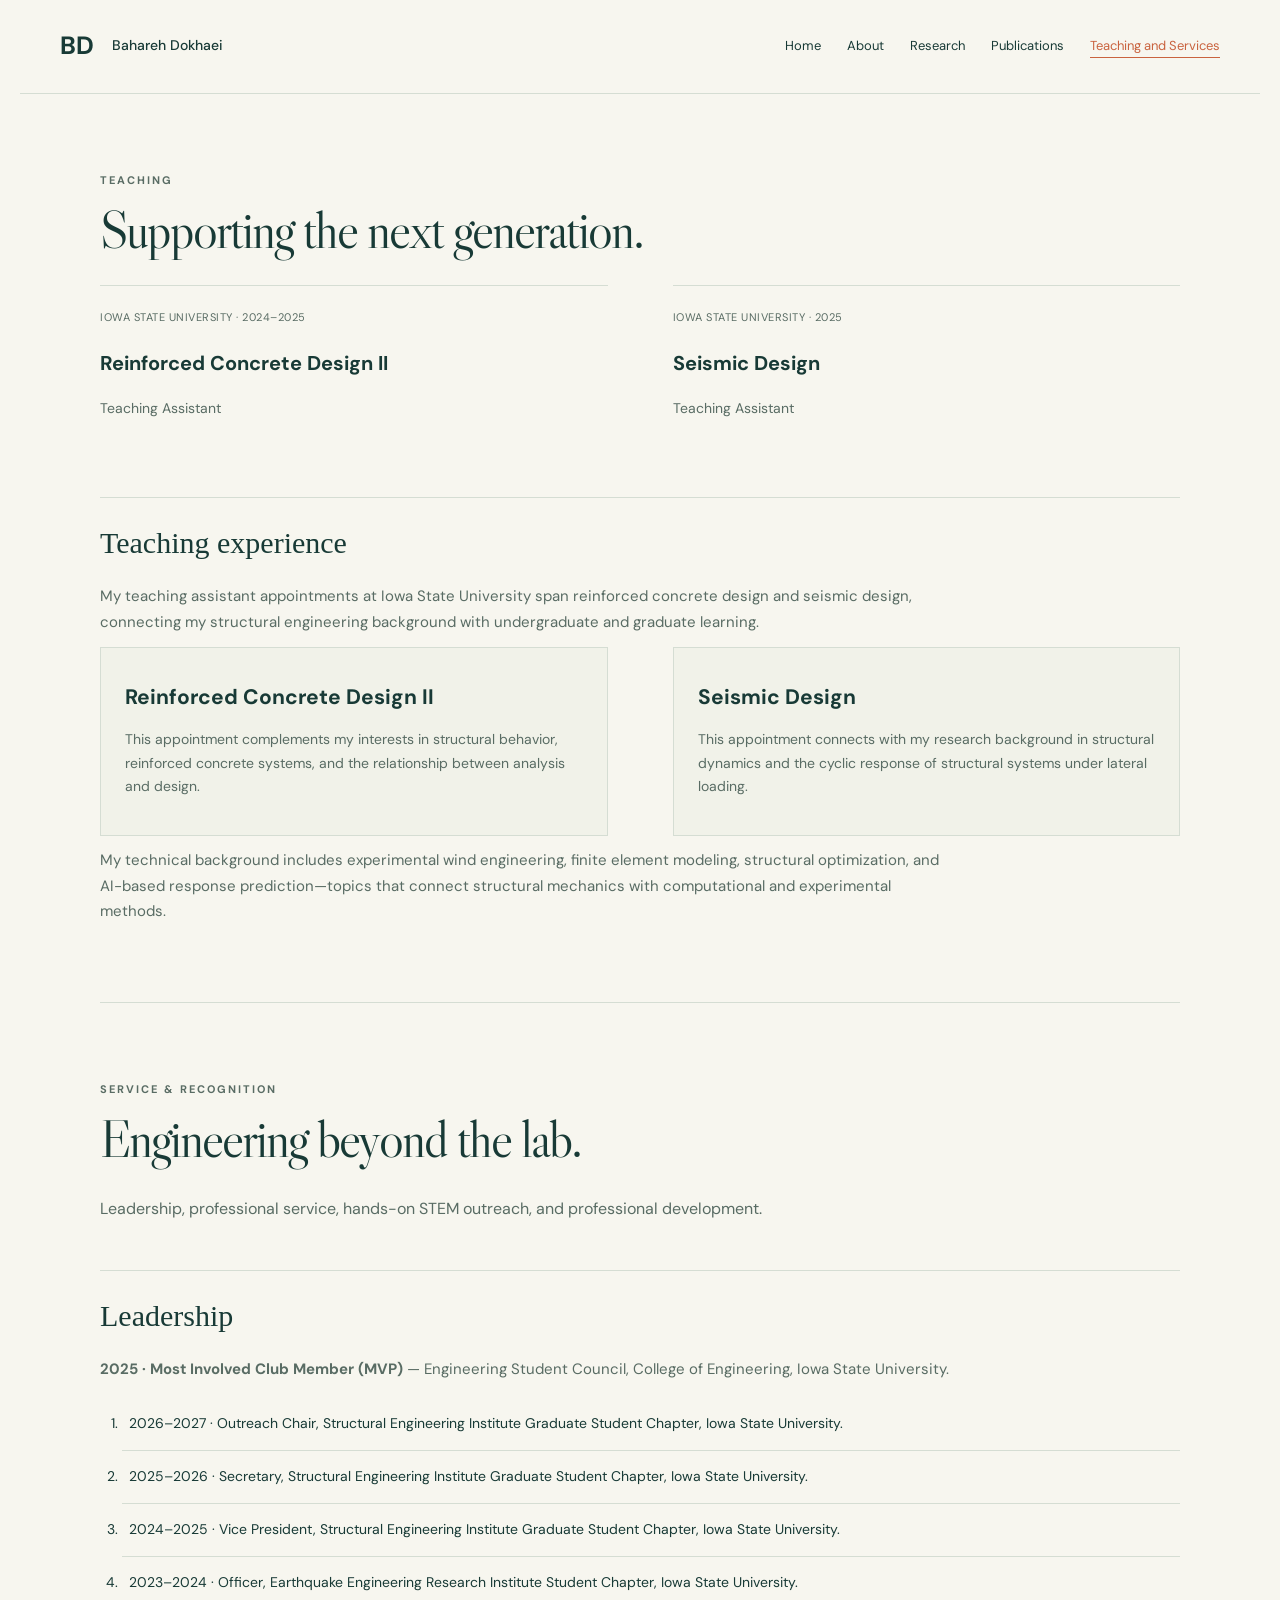
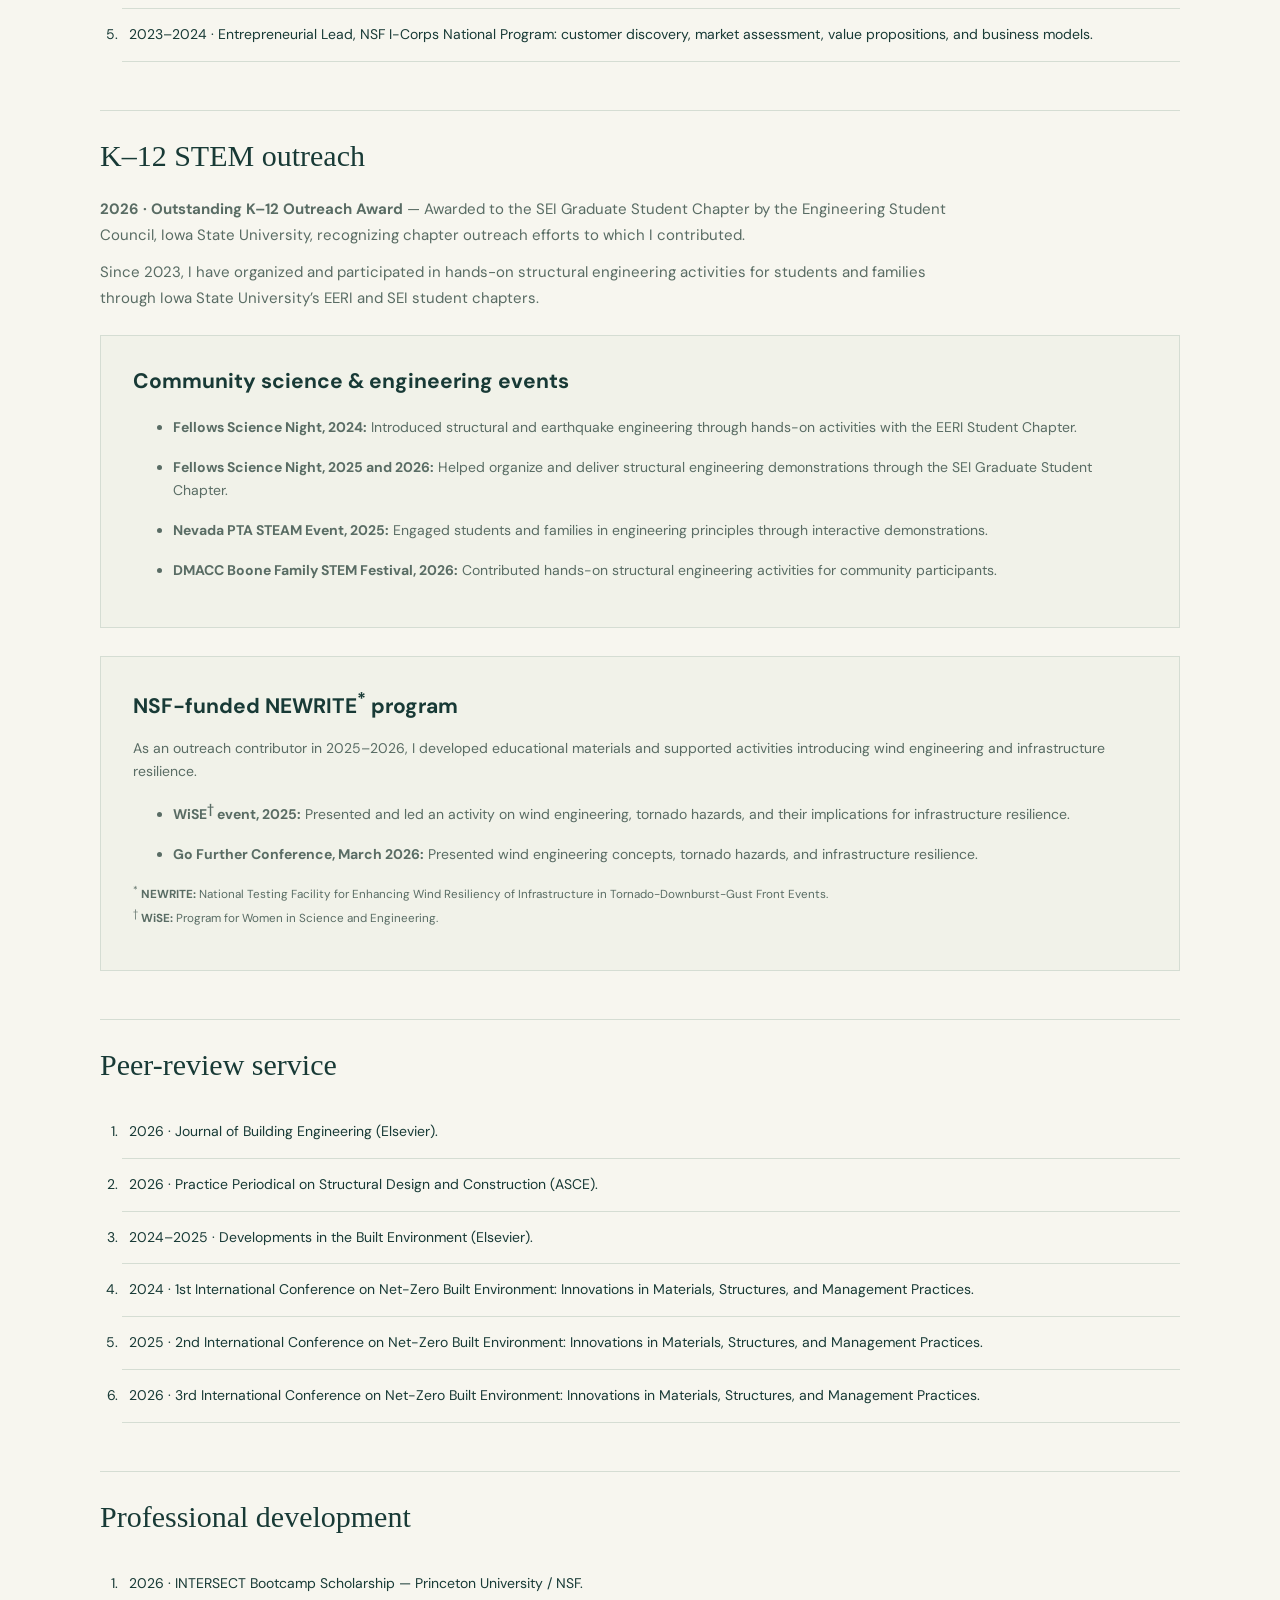
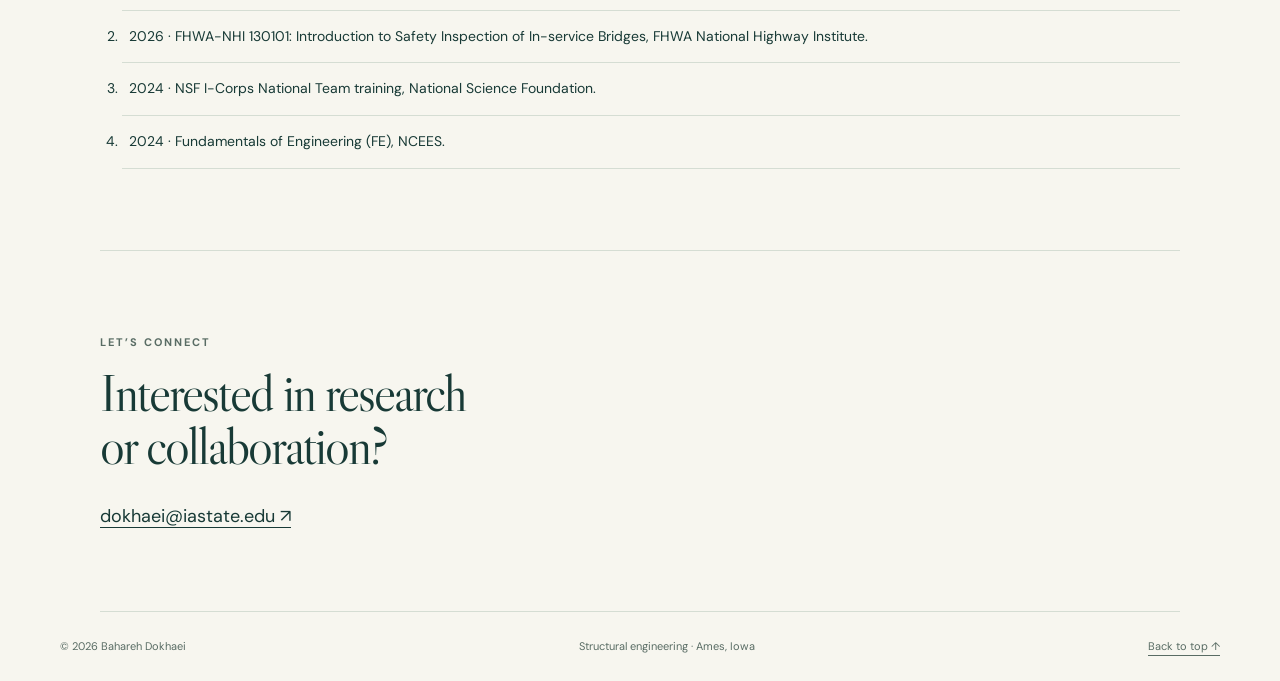
<file: teaching.html>
<!DOCTYPE html>
<html lang="en"><head><meta charset="utf-8"/><meta content="width=device-width,initial-scale=1" name="viewport"/><meta content="0;url=service.html#teaching" http-equiv="refresh"/><title>Teaching and Services</title></head><body><p><a href="service.html#teaching">Continue to Teaching and Services</a></p></body></html>
</file>
<file: style.css>
@import url('https://fonts.googleapis.com/css2?family=DM+Sans:wght@400;500;600;700&family=Libre+Caslon+Display&display=swap');
:root{--ink:#183a36;--muted:#596c64;--paper:#f7f6ef;--line:#d5ddd3;--accent:#c9633f}*{box-sizing:border-box}html{scroll-behavior:smooth;scroll-padding-top:95px}body{margin:0;background:var(--paper);color:var(--ink);font:16px/1.7 'DM Sans',sans-serif}a{color:inherit;text-underline-offset:5px}a:hover{color:var(--accent)}a:focus-visible{outline:3px solid var(--accent);outline-offset:5px}.skip{position:absolute;left:10px;top:-100px;background:white;padding:10px;z-index:10}.skip:focus{top:10px}header{max-width:1240px;margin:auto;padding:25px 40px;display:flex;align-items:center;justify-content:space-between;border-bottom:1px solid var(--line)}.brand{font-size:25px;font-weight:700;text-decoration:none;display:flex;gap:18px;align-items:center}.brand span{font-size:14px;font-weight:500}nav{display:flex;gap:26px;font-size:13px}nav a{text-decoration:none}main{max-width:1160px;margin:auto;padding:0 40px}.hero{display:grid;grid-template-columns:1.5fr 1fr;gap:90px;padding:85px 0 95px;align-items:center}.eyebrow{font-size:11px;font-weight:700;letter-spacing:2px;color:var(--muted)}h1,h2{font-family:'Libre Caslon Display',Georgia,serif;font-weight:400;line-height:1.02;letter-spacing:-2px}h1{font-size:clamp(66px,8vw,112px);margin:30px 0}.dot{color:var(--accent)}.lead{font-size:23px;line-height:1.45}.intro{max-width:570px;color:var(--muted)}.actions{display:flex;align-items:center;gap:28px;margin-top:30px;font-size:13px}.button{display:inline-block;background:var(--ink);color:white;padding:13px 22px;text-decoration:none}.button:hover{background:var(--accent);color:white}.profile{border:1px solid var(--line);padding:20px;background:#efeee5}.portrait{aspect-ratio:4/4.4;background:#dfe5da;display:grid;place-items:center;overflow:hidden;position:relative}.portrait:before{content:'';position:absolute;width:70%;height:80%;border:1px solid #b8c7b6;transform:rotate(20deg)}.portrait span{font:100px Georgia;color:#547165;z-index:1}.portrait img{height:100%;width:100%;object-fit:cover;object-position:50% 42%;z-index:2}.caption{font-size:9px;letter-spacing:2px}.profile-info{display:grid;font-size:12px;border-top:1px solid #c9d0c5;padding-top:14px}.profile-info strong{font-size:17px}.social{display:flex;gap:20px;margin-top:15px;font-size:11px}section{padding:65px 0;border-bottom:1px solid var(--line)}h2{font-size:52px;margin:15px 0 28px}h3{line-height:1.4;font-size:20px}p{margin:12px 0}.section-head>p:last-child{color:var(--muted)}.research-grid{display:grid;grid-template-columns:repeat(3,1fr);gap:35px;margin-top:45px}.research-grid article{border-top:1px solid var(--ink);padding-top:20px}.number{color:var(--accent);font-size:12px}.research-grid p,.two-col p{font-size:14px;color:var(--muted)}.feature{margin-top:45px;padding:30px 40px;background:var(--ink);color:var(--paper)}.feature .eyebrow{color:#b5c8b9}.feature h3{font-family:Georgia;font-weight:400;font-size:29px}.feature p:last-child{max-width:800px;font-size:14px;color:#dce3d8}.paper{display:grid;grid-template-columns:70px 1fr;gap:20px;border-top:1px solid var(--line);padding:25px 0}.paper h3{margin:0 0 8px;font-size:18px}.paper h3 a{text-decoration:none}.paper p{font-size:12px;color:var(--muted);margin:3px 0}.paper .journal{font-style:italic}.year{font-size:13px;color:var(--accent);padding-top:4px}.two-col{display:grid;grid-template-columns:1fr 1fr;gap:65px}.entry{padding:16px 0;border-top:1px solid var(--line)}.entry small{font-size:11px;letter-spacing:.5px;color:var(--muted)}h4{margin:8px 0;font-size:17px}.honors{list-style:none;padding:0;font-size:13px}.honors li{border-top:1px solid var(--line);padding:12px 0}.honors strong{margin-right:12px;color:var(--accent)}.contact{padding:70px 0 80px}.contact a{font-size:18px}footer{display:flex;justify-content:space-between;gap:20px;max-width:1240px;margin:auto;padding:25px 40px;font-size:11px;color:var(--muted)}@media(max-width:800px){header{padding:20px;align-items:flex-start;gap:20px}.brand span{display:none}nav{gap:13px;flex-wrap:wrap;justify-content:flex-end}main{padding:0 24px}.hero{grid-template-columns:1fr;gap:35px;padding:45px 0}.profile{max-width:360px}.research-grid,.two-col{grid-template-columns:1fr;gap:22px}h2{font-size:40px}section{padding:45px 0}.feature{padding:24px}.paper{grid-template-columns:45px 1fr;gap:10px}footer{padding:24px;flex-wrap:wrap}.contact a{font-size:14px}.actions{gap:20px}}@media(prefers-reduced-motion:reduce){html{scroll-behavior:auto}}

.subsection{margin-top:48px;padding-top:24px;border-top:1px solid var(--line)}.subsection>h3{font-family:Georgia,serif;font-size:30px;font-weight:400;margin:0 0 20px}.subsection>p{max-width:850px;color:var(--muted);font-size:15px}.project-list{display:grid;grid-template-columns:1fr 1fr;gap:25px}.project{padding:24px;border:1px solid var(--line);background:#f1f2e9}.project h4{font-size:21px}.project p,.project li{font-size:14px;color:var(--muted)}.project li{margin:12px 0}.expanded-list{padding-left:22px}.expanded-list li{padding:14px 0 14px 7px;border-bottom:1px solid var(--line);font-size:14px;overflow-wrap:anywhere}.honors li span{color:var(--muted);padding-left:45px}.note{font-size:13px!important}.subsection a{overflow-wrap:anywhere}@media(max-width:800px){.project-list{grid-template-columns:1fr}.project{padding:20px}.subsection>h3{font-size:26px}}

nav a[aria-current="page"]{color:var(--accent);text-decoration:underline;text-underline-offset:7px}

.education-list,.experience-list{max-width:900px}.education-list .entry,.experience-list .entry{padding:24px 0}.education-list p,.experience-list p{font-size:14px;color:var(--muted)}

.outreach-sections{display:grid;grid-template-columns:1fr;gap:28px;margin-top:24px}.outreach-sections .project{width:100%;padding:28px 32px}.outreach-sections .project h4{margin-top:0}.outreach-sections .project li{margin:16px 0}@media(max-width:800px){.outreach-sections .project{padding:22px}}

#awards .honors strong{font-weight:400}
</file>
